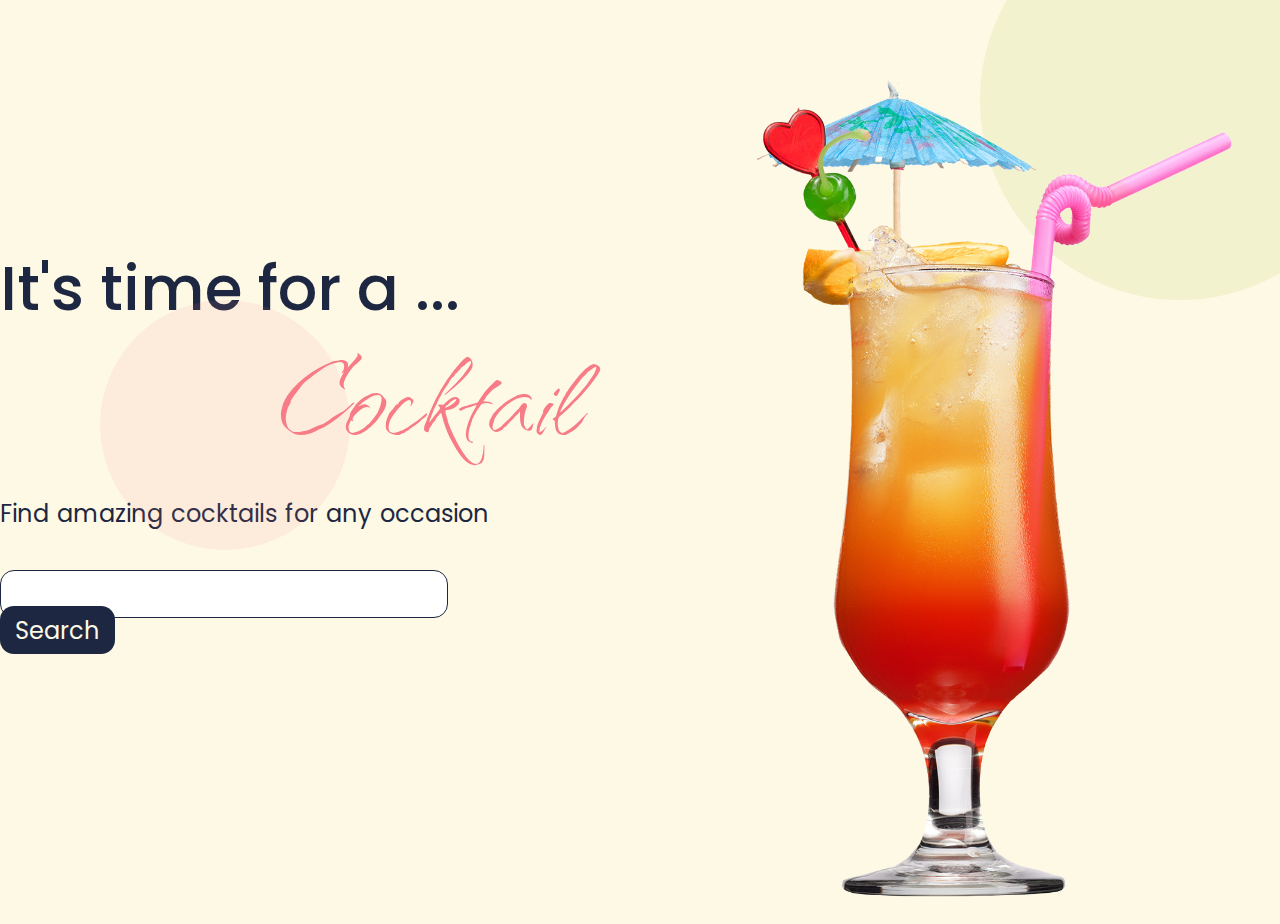
<file: index.html>
<!DOCTYPE html>
<html lang="en">

  <head>
    <meta charset="UTF-8">
    <meta http-equiv="X-UA-Compatible" content="IE=edge">
    <meta name="viewport" content="width=device-width, initial-scale=1.0">
    <link rel="stylesheet" href="style.css">

    <title>It's time for a ... Cocktail</title>
  </head>

  <body class="wrapper">
    <section class="call-to-action">
      <h1>It's time for a ...</h1>
      <span>Cocktail</span>
      <p>Find amazing cocktails for any occasion</p>
      <input type="text" name="" id="">
      <a class="button search" href="#">Search</a>
    </section>

    <section class="hero-image">
      <img src="images/cocktail.png" alt="Image of a colourful cocktail">
    </section>

    <!-- The cocktail display modal window -->
    <div id="cocktail" class="cocktails modal hidden">
      <button class="close-modal">&times;</button>
      <span id="cocktail-name">Sorry!</span>
      <div class="ingredients">
        <ul></ul>
      </div>
      <div class="instruction">
        <p class="instruction-content">We cannot find the cocktail you are looking for.</p>
      </div>

    </div>


    <div class="btn-wrapper hidden">
      <button class="button previous">Previous</button>
      <button class="button next">Next</button>
    </div>


    <div class="overlay hidden"></div>
    <div class="circle1-wrapper">
      <div class="circle1"></div>
    </div>
    <div class="circle2-wrapper">
      <div class="circle2"></div>
    </div>

    <script src="script.js"></script>
  </body>

</html>
</file>
<file: style.css>
@import url("https://fonts.googleapis.com/css2?family=Poppins:wght@300;400;500;700&family=Qwitcher+Grypen:wght@700&display=swap");

 
*, *::before, *::after {
  margin: 0;
  padding: 0;
  box-sizing: border-box;
}

html {
  font-size: 62.5%;
}

body {
  font-family: 'Poppins', sans-serif;
  line-height: 1;
  font-weight: 400;
  color: #1d2742;
  background-color: #fef9e5;
}

.wrapper {
  display: flex;
  max-width: 100vw;
  min-height: 100vh;
  align-items: center;
  justify-content: center;
  overflow: hidden;
}


h1 {
  font-size: 6.2rem;
  font-weight: 500;
}

h2 {
  font-size: 4.4rem;
  font-weight: 400;
}


.circle1-wrapper {
  position: absolute;
  top: -10rem;
  right: -10rem;
  z-index: 1;
}

.circle1 {
  position: relative;
  width: 40rem;
  height: 40rem;
  background-color: #89b918;
  border-radius: 50%;
  opacity: 0.1;
  z-index: 10;
}

.circle2-wrapper {
  position: absolute;
  bottom: 35rem;
  left: 10rem;
  z-index: 1;
}

.circle2 {
  position: relative;
  width: 25rem;
  height: 25rem;
  background-color: #f87c87;
  border-radius: 50%;
  opacity: 0.1;
  z-index: 10;
}

.button {
  background-color: #1d2742;
  color: #fef9e5;
  text-decoration: none;
  padding: 0.75rem 1.5rem;
  font-size: 2.4rem;
  border-radius: 1.4rem;
  transition: all ease-in 0.3s;
  border: none;
}

.button:hover {
  background-color: #f87c87;
}

.disabled {
  background-color: #ccc;
  color: #666;
  border: none;
  pointer-events: none;
}

.btn-wrapper {
  z-index: 400;
  position: absolute;
  top: 87%;
  left: center;
}

.btn-wrapper .button {
  margin: 0 4rem;
  width: 15rem;
}
input {
  font-size: 3rem;
  padding: .6rem 1.5rem;
  border: none;
  background-color: #fff;
  border: #1d2742 1px solid;
  border-radius: 1.4rem;
  width: 35vw;
  margin-top: 1.2rem;
  margin-right: 1.6rem;
  color: #1d2742;
  
}

.hero-image {
  z-index: 100;
}

.hero-image img {
  max-height: 100vh;
  margin-left: 10rem;
  margin-bottom: -5rem;
}

.call-to-action span {
  font-family: "Qwitcher Grypen", cursive;
  font-size: 15rem;
  color: #f87c87;
  display: block;
  text-align: end;
}

.call-to-action p {
  font-size: 2.4rem;
  word-spacing: 0.2rem;
  margin: 3.2rem 0;
}

#cocktail-name  {
  font-family: "Qwitcher Grypen", cursive;
  font-size: 10rem;
  color: #f87c87;
  display: block;
  text-align: start;
  margin-top: -3rem;
}

.hidden {
  display: none;
}

.close-modal {
  position: absolute;
  top: 1.2rem;
  right: 2rem;
  font-size: 5rem;
  color: #89b918;
  cursor: pointer;
  border: none;
  background: none;
}

.modal {
  position: absolute;
  top: 50%;
  left: 50%;
  transform: translate(-50%, -50%);
  width: 60%;
  height: 80%;
  background-color: #f9f9ef;
  padding: 6rem;
  border-radius: 5px;
  box-shadow: 0 3rem 5rem rgba(0, 0, 0, 0.3);
  z-index: 200;
  background-image: url(images/cocktail.png);
  background-position: 100% 80%;
  background-size: 45%;
  background-repeat: no-repeat;
}

.overlay {
  position: absolute;
  top: 0;
  left: 0;
  width: 100%;
  height: 100%;
  background-color: rgba(0, 0, 0, 0.2);
  backdrop-filter: blur(3px);
  z-index: 150;
}

.ingredients {
  max-width: 50%;
  margin: 2rem 0;
}
.ingredients ul {
  width: 100%;
  display: flex;
  flex-wrap: wrap;
}
.ingredients li {
  list-style: none;
  padding: 1rem 2rem 1rem 1rem;
  font-size: 1.8rem;
}

.instruction {
  width: 50%;
  display: flex;
  flex-wrap: wrap;
}

.instruction-content {
  font-size: 1.8rem;
  line-height: 2.5rem;
  height: 50%;
}

.ingredient-display {
  max-width: 600px;
  background-color: #b9db6f;

  margin: 0.8rem;
  border-radius: 10px;
  color: #1d2742;
}

 

/*  01 Typography system
    Font size system (px)
    10 / 12 / 14 / 16 / 18 / 20 / 24 / 30 / 36 / 44 / 52 / 62 / 74 / 86 / 98

    Spacing system (px)
    2 / 4 / 8 / 12 / 16 / 24 / 32 / 48 / 64 / 80 / 96 / 128

/*  02 Fonts 
    font-family: 'Poppins', sans-serif;   
    font-family: 'Qwitcher Grypen', cursive; 

/*  03 Colours
    Background Colour
    Light Yellow = #fef9e5 / rgb(254, 249, 229)

    Accent Colours
    Pink         = #f87c87 / rgb(248, 124, 135)
    Green        = #89b918 / rgb(137, 185, 24)

    Letter Colours
    Dark blue    = #1d2742 / rgb(29, 39, 66)
</file>
